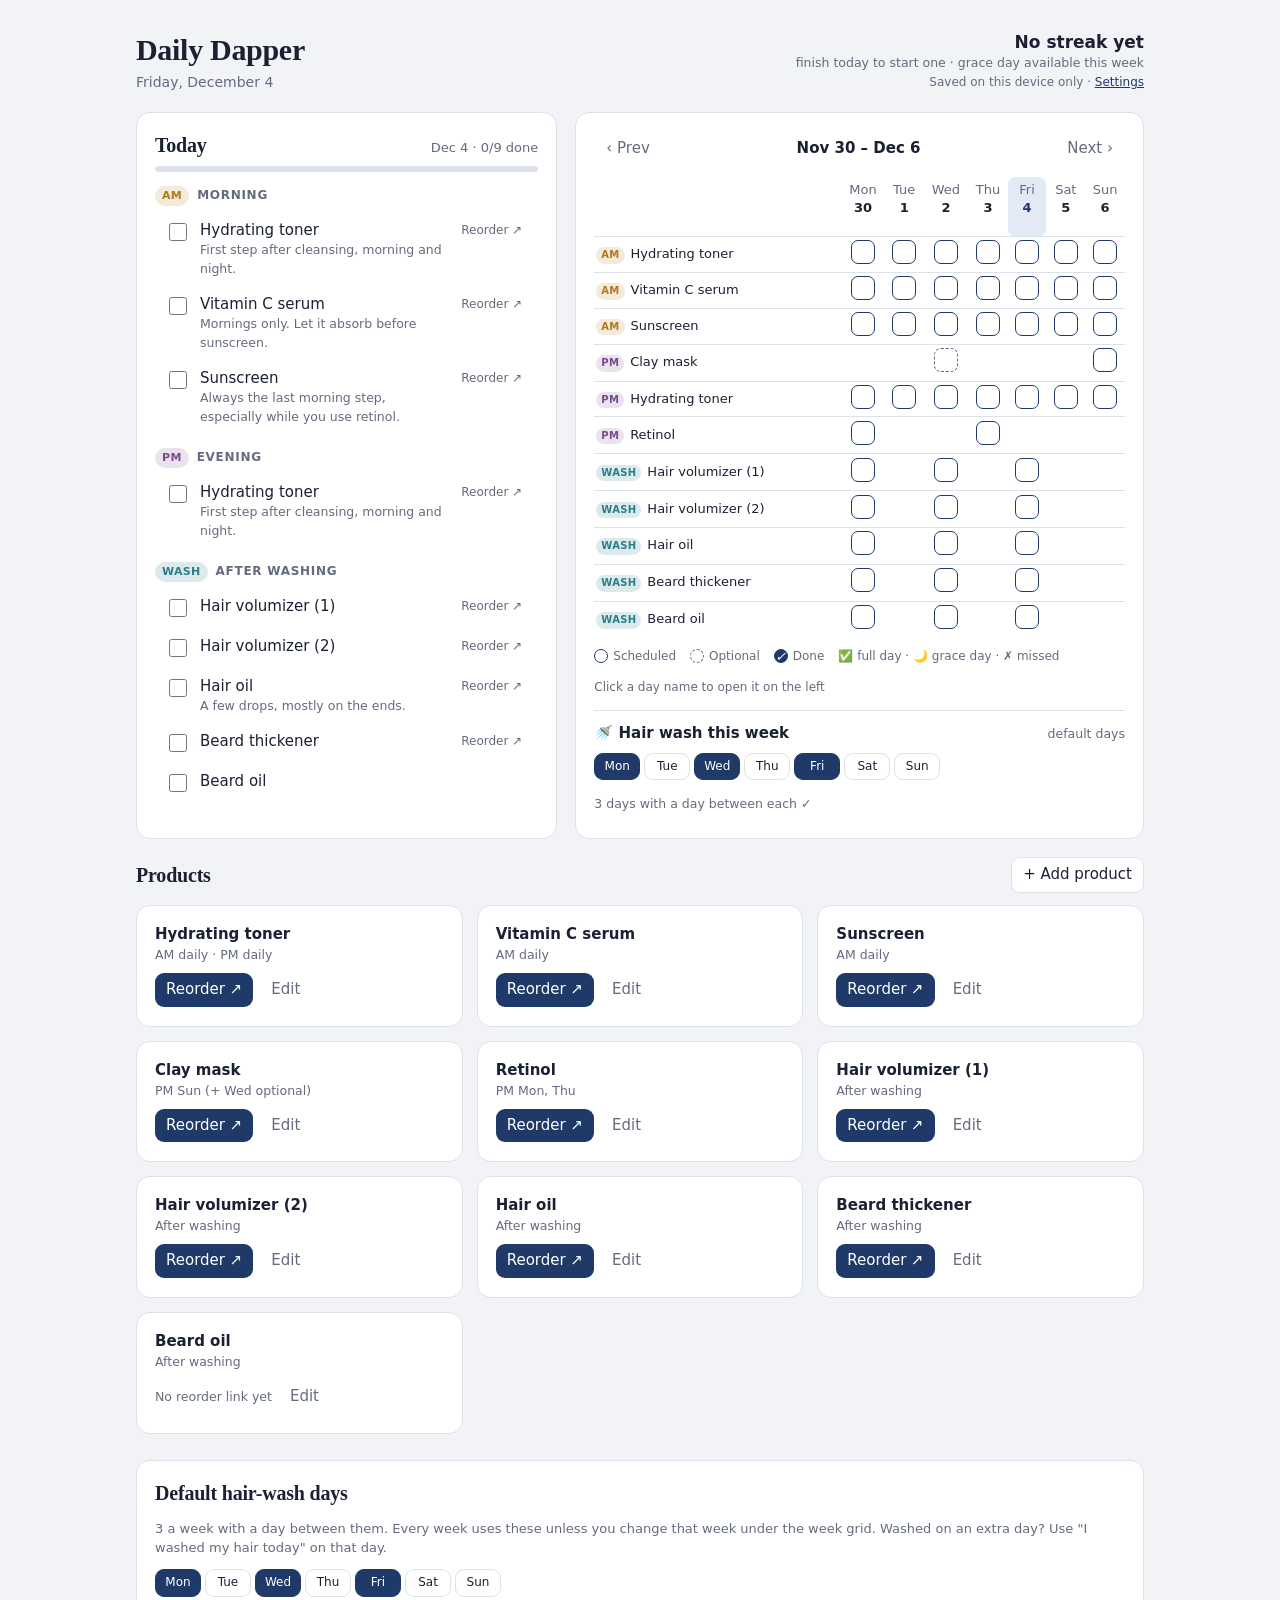
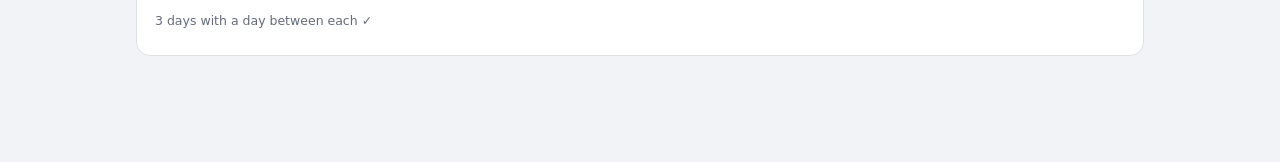
<file: index.html>
<!doctype html>
<html lang="en">
<head>
  <meta charset="utf-8">
  <meta name="viewport" content="width=device-width, initial-scale=1">
  <title>Daily Dapper</title>
  <link rel="stylesheet" href="app.css">
  <meta name="apple-mobile-web-app-capable" content="yes">
  <meta name="mobile-web-app-capable" content="yes">
  <meta name="apple-mobile-web-app-title" content="Dapper">
  <meta name="theme-color" content="#1f3a68">
  <link rel="icon" type="image/png" sizes="192x192" href="dapper-192.png">
  <link rel="icon" type="image/svg+xml" href="icon.svg">
  <link rel="apple-touch-icon" sizes="180x180" href="dapper-touch-180.png">
  <link rel="manifest" href="manifest.webmanifest">
</head>
<body>
<div class="wrap">
  <header>
    <div>
      <h1>Daily Dapper</h1>
      <div class="sub" id="todayLbl"></div>
    </div>
    <div class="hdr-right">
      <div class="streak" id="streak"></div>
      <div class="sync"><span id="sync"></span> · <a href="options.html" id="settingsLink">Settings</a></div>
    </div>
  </header>

  <div class="grid2">
    <div class="card" id="dayCard"></div>
    <div class="card full-only">
      <div class="weeknav">
        <button class="ghost" id="prevW" aria-label="Previous week">‹ Prev</button>
        <span class="lbl" id="weekLbl"></span>
        <button class="ghost" id="nextW" aria-label="Next week">Next ›</button>
      </div>
      <div class="scroll"><table class="matrix" id="matrix"></table></div>
      <div class="legend">
        <span><i class="cell sched"></i>Scheduled</span>
        <span><i class="cell opt"></i>Optional</span>
        <span><i class="cell done">✓</i>Done</span>
        <span>✅ full day · 🌙 grace day · ✗ missed</span>
        <span>Click a day name to open it on the left</span>
      </div>
      <div class="washweek" id="washWeek"></div>
    </div>
  </div>

  <a class="popup-only" href="index.html" id="openFull" target="_blank">Open the full page ↗</a>

  <section class="full-only">
    <div class="sechead">
      <h2>Products</h2>
      <button id="addProd">+ Add product</button>
    </div>
    <div class="prods" id="prods"></div>
  </section>

  <section class="full-only">
    <div class="card">
      <h2>Default hair-wash days</h2>
      <p class="note" style="margin-top:0">3 a week with a day between them. Every week uses these unless you change that week under the week grid. Washed on an extra day? Use "I washed my hair today" on that day.</p>
      <div class="washpick" id="washDays"></div>
    </div>
  </section>
</div>
<script src="web-shim.js"></script>
<script src="shared.js"></script>
<script src="github.js"></script>
<script src="store.js"></script>
<script src="app.js"></script>
</body>
</html>
</file>
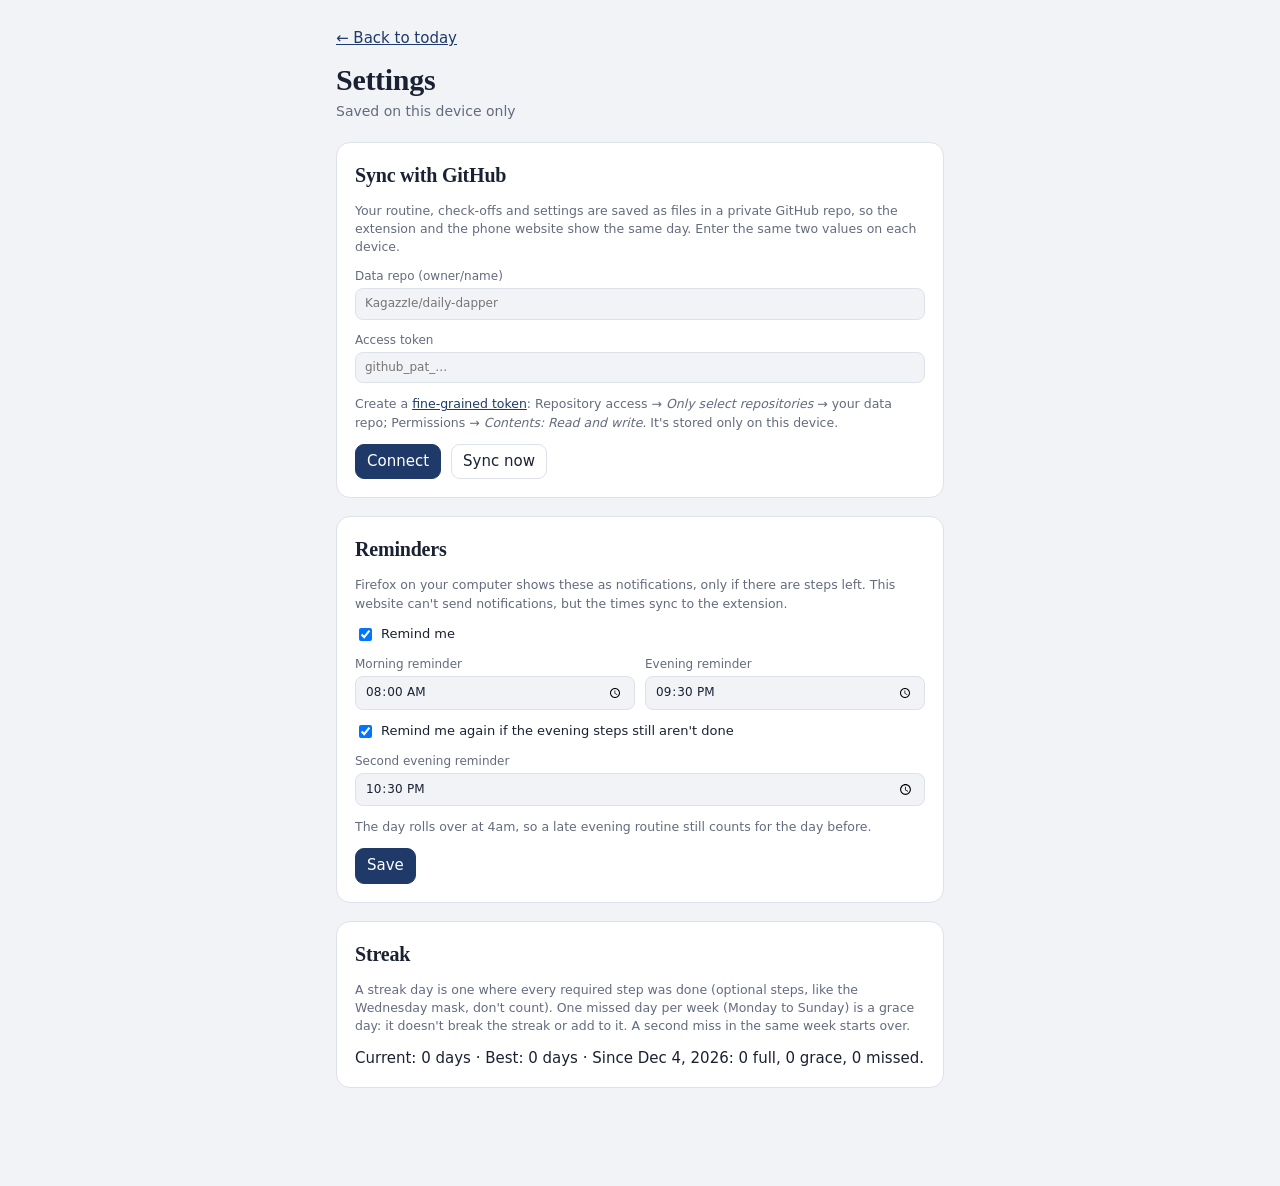
<file: options.html>
<!doctype html>
<html lang="en">
<head>
  <meta charset="utf-8">
  <meta name="viewport" content="width=device-width, initial-scale=1">
  <title>Daily Dapper Settings</title>
  <link rel="stylesheet" href="app.css">
  <meta name="apple-mobile-web-app-capable" content="yes">
  <meta name="mobile-web-app-capable" content="yes">
  <meta name="apple-mobile-web-app-title" content="Dapper">
  <meta name="theme-color" content="#1f3a68">
  <link rel="icon" type="image/png" sizes="192x192" href="dapper-192.png">
  <link rel="icon" type="image/svg+xml" href="icon.svg">
  <link rel="apple-touch-icon" sizes="180x180" href="dapper-touch-180.png">
  <link rel="manifest" href="manifest.webmanifest">
</head>
<body>
<div class="wrap settings">
  <header>
    <div>
      <p class="web-only" style="margin:0 0 8px"><a href="index.html">← Back to today</a></p>
      <h1>Settings</h1>
      <div class="sub" id="status"></div>
    </div>
  </header>

  <div class="card">
    <h2>Sync with GitHub</h2>
    <p class="hint" style="margin:0">Your routine, check-offs and settings are saved as files in a private GitHub repo,
      so the extension and the phone website show the same day. Enter the same two values on each device.</p>
    <label class="field">Data repo (owner/name)
      <input id="githubRepo" type="text" spellcheck="false" placeholder="KagazzIe/daily-dapper">
    </label>
    <label class="field">Access token
      <input id="githubToken" type="password" autocomplete="off" spellcheck="false" placeholder="github_pat_…">
    </label>
    <p class="hint" style="margin:0">Create a <a href="https://github.com/settings/personal-access-tokens/new" target="_blank" rel="noopener">fine-grained token</a>:
      Repository access → <em>Only select repositories</em> → your data repo; Permissions → <em>Contents: Read and write</em>.
      It's stored only on this device.</p>
    <div class="row">
      <button id="connect" class="primary">Connect</button>
      <button id="sync-now">Sync now</button>
      <span id="sync-msg" class="hint"></span>
    </div>
  </div>

  <div class="card">
    <h2>Reminders</h2>
    <p class="hint" style="margin:0">Firefox on your computer shows these as notifications, only if there are steps left.
      <span class="web-only">This website can't send notifications, but the times sync to the extension.</span></p>
    <label class="chk"><input id="notifications" type="checkbox"> Remind me</label>
    <div class="row">
      <label class="field">Morning reminder<input id="amTime" type="time"></label>
      <label class="field">Evening reminder<input id="pmTime" type="time"></label>
    </div>
    <label class="chk"><input id="nudge" type="checkbox"> Remind me again if the evening steps still aren't done</label>
    <div class="row">
      <label class="field">Second evening reminder<input id="nudgeTime" type="time"></label>
    </div>
    <p class="hint" style="margin:0">The day rolls over at 4am, so a late evening routine still counts for the day before.</p>
    <div class="row">
      <button id="save" class="primary">Save</button>
      <button id="test" class="ext-only">Send a test notification</button>
      <span id="saved" class="hint"></span>
    </div>
  </div>

  <div class="card">
    <h2>Streak</h2>
    <p class="hint" style="margin:0">A streak day is one where every required step was done (optional steps, like the
      Wednesday mask, don't count). One missed day per week (Monday to Sunday) is a grace day: it doesn't break the
      streak or add to it. A second miss in the same week starts over.</p>
    <div id="streakInfo"></div>
  </div>
</div>
<script src="web-shim.js"></script>
<script src="shared.js"></script>
<script src="github.js"></script>
<script src="store.js"></script>
<script src="options.js"></script>
</body>
</html>
</file>
<file: app.css>
:root {
  --bg: #f1f3f7; --card: #ffffff; --ink: #1a2133; --muted: #636b7d; --line: #dde1ea;
  --accent: #1f3a68; --accent-soft: #e4eaf5; --on-accent: #ffffff; --warn: #a87b2f; --warn-soft: #f7efdd;
  --bad: #b4483a; --am: #b07a1c; --pm: #7a4a8c; --any: #c4621a; --wash: #2a7f8a;
  --radius: 14px;
  color-scheme: light dark;
}
@media (prefers-color-scheme: dark) {
  :root {
    --bg: #0f131b; --card: #171d29; --ink: #e6e9f0; --muted: #959cad; --line: #2a3242;
    --accent: #d4b26a; --accent-soft: #2e2818; --on-accent: #161106; --warn: #e3b260; --warn-soft: #3a2f1b;
    --bad: #ec8b7d; --am: #e0b060; --pm: #c49ad6; --any: #f29a4a; --wash: #6cc4cf;
  }
}
* { box-sizing: border-box; }
body { margin: 0; background: var(--bg); color: var(--ink); font: 15px/1.45 system-ui, "Segoe UI", sans-serif; -webkit-font-smoothing: antialiased; }
a { color: var(--accent); }
.wrap { max-width: 1040px; margin: 0 auto; padding: 28px 16px 80px; }
h1, h2 { font-family: Georgia, "Times New Roman", serif; font-weight: 600; letter-spacing: -0.01em; margin: 0; }
h1 { font-size: 30px; }
h2 { font-size: 20px; margin-bottom: 12px; }
header { display: flex; justify-content: space-between; align-items: flex-end; gap: 12px; flex-wrap: wrap; margin-bottom: 20px; }
.sub { color: var(--muted); font-size: 14px; }
.hdr-right { text-align: right; }
.streak { font-weight: 600; font-size: 17px; }
.streak small { display: block; font-weight: 400; font-size: 12.5px; color: var(--muted); }
.sync { font-size: 12px; color: var(--muted); margin-top: 2px; }
.card { background: var(--card); border: 1px solid var(--line); border-radius: var(--radius); padding: 18px; }
.grid2 { display: grid; grid-template-columns: minmax(0, 1fr) minmax(0, 1.35fr); gap: 18px; margin-bottom: 18px; }
@media (max-width: 820px) {
  .grid2 { grid-template-columns: minmax(0, 1fr); }
  .hdr-right { text-align: left; }
}
button { font: inherit; cursor: pointer; border-radius: 9px; border: 1px solid var(--line); background: var(--card); color: var(--ink); padding: 6px 11px; }
button:hover { border-color: var(--muted); }
button.primary { background: var(--accent); border-color: var(--accent); color: var(--on-accent); }
button.ghost { border-color: transparent; background: transparent; color: var(--muted); }
button.ghost:hover { color: var(--ink); }
a.btn { display: inline-block; text-decoration: none; font-weight: 500; border-radius: 9px; padding: 6px 11px; background: var(--accent); color: var(--on-accent); }
a.btn.alt { background: var(--accent-soft); color: var(--accent); }
.tag { display: inline-block; font-size: 11px; font-weight: 600; letter-spacing: 0.03em; text-transform: uppercase; padding: 2px 7px; border-radius: 99px; }
.t-AM { background: color-mix(in srgb, var(--am) 16%, transparent); color: var(--am); }
.t-ANY { background: color-mix(in srgb, var(--any) 16%, transparent); color: var(--any); }
.t-PM { background: color-mix(in srgb, var(--pm) 16%, transparent); color: var(--pm); }
.t-WASH { background: color-mix(in srgb, var(--wash) 16%, transparent); color: var(--wash); }
.t-opt { background: var(--line); color: var(--muted); }

/* day card */
.dayhead { display: flex; justify-content: space-between; align-items: baseline; gap: 8px; margin-bottom: 6px; }
.progress { font-size: 13px; color: var(--muted); }
.bar { height: 6px; background: var(--line); border-radius: 99px; overflow: hidden; margin: 6px 0 4px; }
.bar > i { display: block; height: 100%; background: var(--accent); border-radius: 99px; transition: width 0.25s; }
.alldone { margin-top: 12px; padding: 10px 12px; border-radius: 10px; background: var(--accent-soft); color: var(--accent); font-weight: 500; }
.slot { margin-top: 14px; }
.slot h3 { font-size: 12px; text-transform: uppercase; letter-spacing: 0.06em; margin: 0 0 6px; color: var(--muted); display: flex; align-items: center; gap: 8px; }
.step { display: flex; gap: 10px; align-items: flex-start; padding: 8px 10px; border-radius: 10px; cursor: pointer; user-select: none; }
.step:hover { background: var(--bg); }
.step input { margin-top: 3px; width: 18px; height: 18px; accent-color: var(--accent); flex: none; cursor: pointer; }
.step .txt { flex: 1; min-width: 0; }
.step .nm { font-weight: 500; }
.step .nt { font-size: 12.5px; color: var(--muted); }
.step.done .nm { color: var(--muted); text-decoration: line-through; }
.step .buy { font-size: 12px; text-decoration: none; padding: 2px 6px; border-radius: 6px; color: var(--muted); white-space: nowrap; }
.step .buy:hover { color: var(--accent); background: var(--accent-soft); }
.empty { color: var(--muted); font-size: 14px; padding: 6px 0; }
.washbtn { margin-top: 12px; font-size: 13px; }
.backtoday { font-size: 13px; }

/* week */
.weeknav { display: flex; justify-content: space-between; align-items: center; margin-bottom: 10px; }
.weeknav .lbl { font-weight: 600; }
.matrix { width: 100%; border-collapse: collapse; font-size: 13px; }
.matrix th { font-weight: 500; color: var(--muted); padding: 4px 2px; text-align: center; }
.matrix th.dh { cursor: pointer; border-radius: 8px; }
.matrix th.dh b { display: block; color: var(--ink); font-weight: 600; }
.matrix th.dh.sel { background: var(--accent-soft); }
.matrix th.dh.today b { color: var(--accent); }
.matrix th.dh i { display: block; font-style: normal; font-size: 11px; height: 14px; }
.matrix td { padding: 3px 2px; text-align: center; border-top: 1px solid var(--line); }
.matrix td.rl { text-align: left; padding-right: 8px; white-space: nowrap; max-width: 200px; overflow: hidden; text-overflow: ellipsis; }
.matrix td.rl .tag { margin-right: 6px; font-size: 10px; padding: 1px 5px; }
.cell { width: 24px; height: 24px; border-radius: 7px; border: 1.5px solid var(--line); display: inline-flex; align-items: center; justify-content: center; cursor: pointer; font-size: 13px; line-height: 1; background: transparent; padding: 0; color: inherit; }
.cell.sched { border-color: var(--accent); }
.cell.opt { border-style: dashed; border-color: var(--muted); }
.cell.done { background: var(--accent); border-color: var(--accent); color: var(--on-accent); }
.cell.none { border-color: transparent; cursor: default; }
.legend { display: flex; gap: 14px; flex-wrap: wrap; font-size: 12px; color: var(--muted); margin-top: 10px; }
.legend span { display: inline-flex; align-items: center; gap: 5px; }
.legend .cell { width: 14px; height: 14px; cursor: default; }
.scroll { overflow-x: auto; }
.washweek { margin-top: 14px; padding-top: 12px; border-top: 1px solid var(--line); display: grid; gap: 8px; }
.washhead { display: flex; justify-content: space-between; align-items: baseline; gap: 8px; flex-wrap: wrap; }
.washpick { display: grid; gap: 8px; }
.washweek .dtoggles, .washpick .dtoggles { flex-wrap: nowrap; }
.washweek .dtoggles button, .washpick .dtoggles button { flex: 1 1 0; min-width: 0; max-width: 46px; }
.wrow { min-height: 32px; }
.wstatus { font-size: 12.5px; color: var(--muted); flex: 1; min-width: 160px; }
.wstatus.err { color: var(--bad); }
.wstatus.warn { color: var(--warn); }
button:disabled { opacity: 0.45; cursor: not-allowed; }

/* products */
.prods { display: grid; grid-template-columns: repeat(auto-fill, minmax(290px, 1fr)); gap: 14px; }
.prod { display: flex; flex-direction: column; gap: 8px; }
.prod .nm { font-weight: 600; }
.prod .when { font-size: 12.5px; color: var(--muted); }
.meta { font-size: 12.5px; color: var(--muted); }
.actions { display: flex; gap: 6px; flex-wrap: wrap; align-items: center; }

/* forms */
.editor { display: grid; gap: 9px; border-top: 1px dashed var(--line); padding-top: 10px; margin-top: 4px; }
.editor .lbl2, .editor label, .field { font-size: 12px; color: var(--muted); display: grid; gap: 3px; }
input[type="text"], input[type="url"], input[type="number"], input[type="password"], input[type="time"] {
  font: inherit; padding: 6px 9px; border-radius: 8px; border: 1px solid var(--line); background: var(--bg); color: var(--ink); width: 100%;
}
.dtoggles { display: flex; gap: 4px; flex-wrap: wrap; }
.dtoggles button { padding: 4px 0; width: 42px; font-size: 12px; }
.dtoggles button.on { background: var(--accent); border-color: var(--accent); color: var(--on-accent); }
.dtoggles.opt button.on { background: var(--accent-soft); color: var(--accent); border-style: dashed; border-color: var(--accent); }
.row { display: flex; gap: 10px; flex-wrap: wrap; align-items: center; }
.row > .field { flex: 1; min-width: 130px; }
.chk { display: flex !important; flex-direction: row !important; align-items: center; gap: 6px !important; color: var(--ink) !important; font-size: 13px !important; }

section { margin-bottom: 26px; }
.sechead { display: flex; justify-content: space-between; align-items: center; margin-bottom: 12px; gap: 10px; flex-wrap: wrap; }
.sechead h2 { margin: 0; }
.note { font-size: 13px; color: var(--muted); margin: -4px 0 12px; }
.hint { font-size: 12.5px; color: var(--muted); }
.toast { position: fixed; left: 50%; bottom: 22px; transform: translateX(-50%); background: var(--ink); color: var(--bg); padding: 10px 14px; border-radius: 12px; display: flex; gap: 12px; align-items: center; font-size: 14px; box-shadow: 0 6px 24px rgba(0, 0, 0, 0.2); z-index: 9; }
.toast button { background: transparent; color: var(--bg); border-color: color-mix(in srgb, var(--bg) 40%, transparent); }

/* settings page */
.settings { max-width: 640px; }
.settings .card { margin-bottom: 18px; display: grid; gap: 12px; }
.settings h2 { margin-bottom: 0; }

/* where things show */
.web-app .ext-only { display: none !important; }
html:not(.web-app) .web-only { display: none !important; }
.popup-only { display: none; }

/* toolbar popup: just today */
html.popup body { width: 380px; }
html.popup .wrap { padding: 14px 12px 12px; }
html.popup h1 { font-size: 20px; }
html.popup header { margin-bottom: 12px; align-items: center; }
html.popup .hdr-right { text-align: right; }
html.popup .grid2 { display: block; margin-bottom: 10px; }
html.popup .card { padding: 12px; border: 0; background: transparent; }
html.popup .full-only { display: none !important; }
html.popup .popup-only { display: block; text-align: center; font-size: 13px; }
</file>
